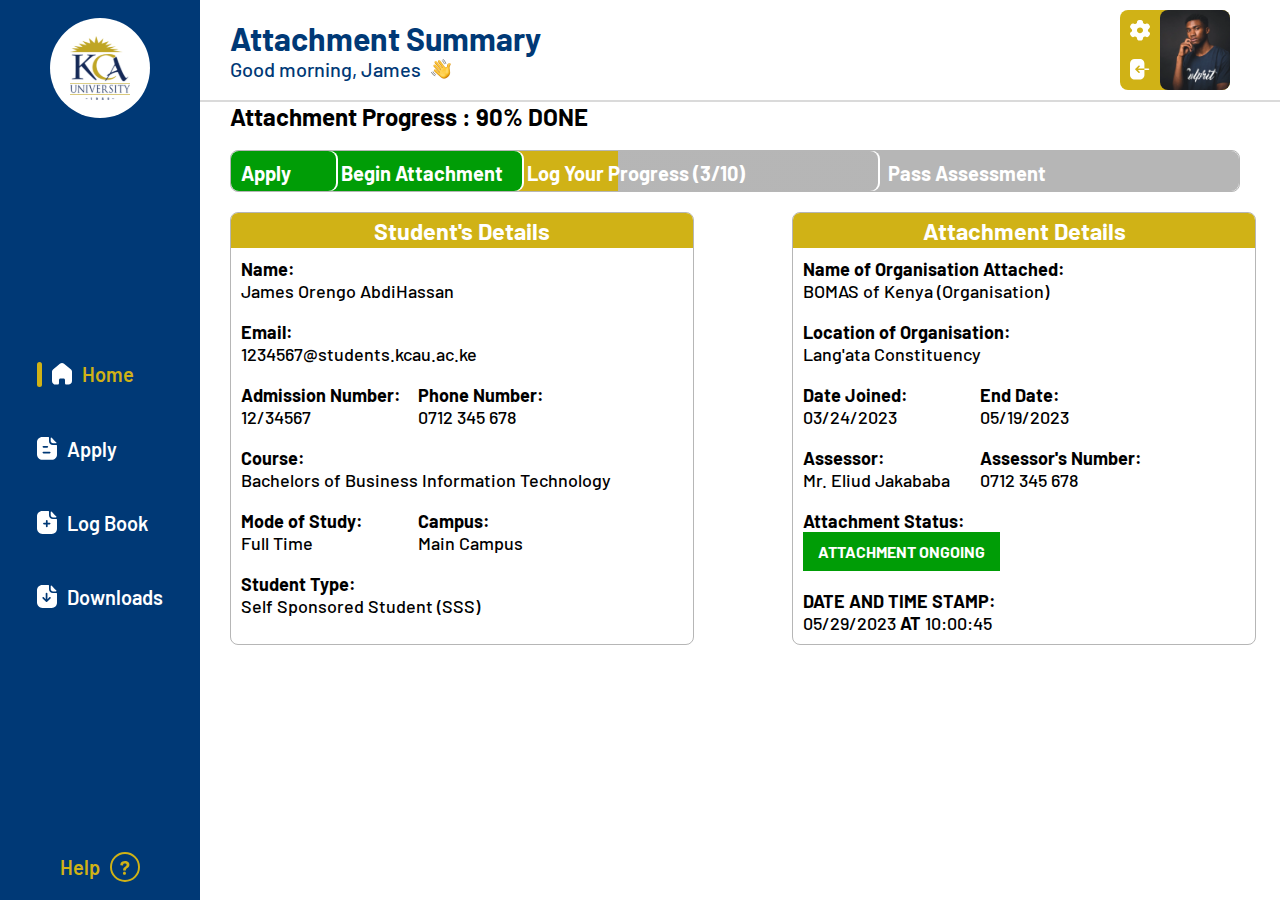
<file: index.html>
<!DOCTYPE html>
<html lang="en">
<head>
    <meta charset="UTF-8">
    <meta name="viewport" content="width=device-width, initial-scale=1.0">
    <link rel="stylesheet" href="./css/styles.css">
    <link rel="stylesheet" href="./css/nav.css">
    <link rel="stylesheet" href="./css/index.css">
    <title>DashBoard | KCA Attachment</title>
</head>
<body>
    <nav>
        <div class="logo">
            <img src="./images/kca_logo.svg" alt="">
        </div>
        <div class="links">
            <li id="home" class="active-link">
                <img src="./images/icons/home-icon.svg" alt="">
                <a href="apply.html">Home</a> 
            </li>

            <li id="apply">
                <img src="./images/icons/apply-icon.svg" alt="">
                <a href="apply.html">Apply</a> 
            </li>

            <li id="logbook">
                <img src="./images/icons/logbook-icon.svg" alt="">
                <a href="apply.html">Log Book</a> 
            </li>

            <li id="downloads">
                <img src="./images/icons/downloads-icon.svg" alt="">
                <a href="apply.html">Downloads</a> 
            </li>

        </div>


        <div class="help">
            <p>Help</p>
            <embed src="./images/icons/help-icon.svg" type="" class="help-icon-maze">
        </div>
    </nav>
    <div class="main">
        <!-- Top area -->
        <div class="top">
            <div class="top-left">
                <h1>Attachment Summary</h1>
                <p>Good morning, James <img src="./images/icons/wave-icon.svg" alt="wave icon"></p>
            </div>

            <div class="top-right">
                <div class="icons">
                    <img src="./images/icons/settings-icon.svg" alt="">
                    <img src="./images/icons/logout-icon.svg" alt="">
                </div>
                <img src="./images/pexels-photo-428333.webp" alt="" id="profile-image">
            </div>


        </div>
        <!-- End of top area -->

        <!-- Progress Bar -->
        <div class="progress-area">
            <h2>Attachment Progress : <span>90% DONE</span></h2>
            <br>
            <div class="progress-bar">
                <div class="progress" id="progress-1">Apply</div>
                <div class="space" id="space-1"></div>
                <div class="space-extra" id="space-1-1"></div>
                <div class="progress" id="progress-2">Begin Attachment</div>
                <div class="space" id="space-2"></div>
                <div class="space-extra" id="space-2-1"></div>
                <div class="progress" id="progress-3">Log Your Progress <span>(3/10)</span> </div>
                <div class="space" id="space-3"></div>
                <div class="space-extra" id="space-3-1"></div>
                <div class="progress" id="progress-4">Pass Assessment</div>
            </div>
        </div>
        <!-- End of Progress Bar -->

        <!-- Details Content -->
        <div class="details-area">
            <div class="student-details">
                <div class="details-head">
                    <h3>Student's Details</h3>
                </div>
                <div class="details-content-area">
                    <label for="Name">Name:</label>
                    <p class="content">James Orengo AbdiHassan</p>
                    <br>
        
                    <label for="Name">Email:</label>
                    <p class="content">1234567@students.kcau.ac.ke</p>
                    <br>
        
                    <div class="two-column-area">
                        <div class="left">
                            <label for="Name">Admission Number:</label>
                            <p class="content">12/34567</p>    
                        </div>
            
                        <div class="right">
                            <label for="Name">Phone Number:</label>
                            <p class="content">0712 345 678</p>    
                        </div>
                    </div>
                    <br>    
        
                    <label for="Name">Course:</label>
                    <p class="content">Bachelors of Business Information Technology</p>
                    <br>
        
                    <div class="two-column-area">
                        <div class="left">
                            <label for="Name">Mode of Study:</label>
                            <p class="content">Full Time</p>    
                        </div>
        
                        <div class="right">
                            <label for="Name">Campus:</label>
                            <p class="content">Main Campus</p>    
                        </div>
                    </div>
                    <br>
        
                    <label for="Name">Student Type:</label>
                    <p class="content">Self Sponsored Student (SSS)</p>
                </div>
    
                </div>

            <div class="attachment-details">
                <div class="details-head">
                    <h3>Attachment Details</h3>
                </div>

                <div class="details-content-area">
                    <label for="Name">Name of Organisation Attached:</label>
                    <p class="content">BOMAS of Kenya (Organisation)</p>
                    <br>
        
                    <label for="Name">Location of Organisation:</label>
                    <p class="content">Lang'ata Constituency</p>
                    <br>
        
                    <div class="two-column-area">
                        <div class="left">
                            <label for="Name">Date Joined:</label>
                            <p class="content">03/24/2023</p>    
                        </div>
            
                        <div class="right">
                            <label for="Name">End Date:</label>
                            <p class="content">05/19/2023</p>    
                        </div>
                    </div>
                    <br>    
        
                    <!-- <label for="Name">Course:</label>
                    <p class="content">Bachelors of Business Information Technology</p>
                    <br> -->
        
                    <div class="two-column-area">
                        <div class="left">
                            <label for="Name">Assessor:</label>
                            <p class="content">Mr. Eliud Jakababa</p>    
                        </div>
        
                        <div class="right">
                            <label for="Name">Assessor's Number:</label>
                            <p class="content">0712 345 678</p>    
                        </div>
                    </div>
                    <br>
        
                    <label for="Name">Attachment Status:</label>
                    <p id="att-status">ATTACHMENT ONGOING</p>
                    <br>
    
                    <label for="Name">DATE AND TIME STAMP:</label>
                    <p class="content">05/29/2023<span> AT </span>10:00:45</p>
    
                </div>

            </div>
        </div>

    </div>
</body>
</html>
</file>
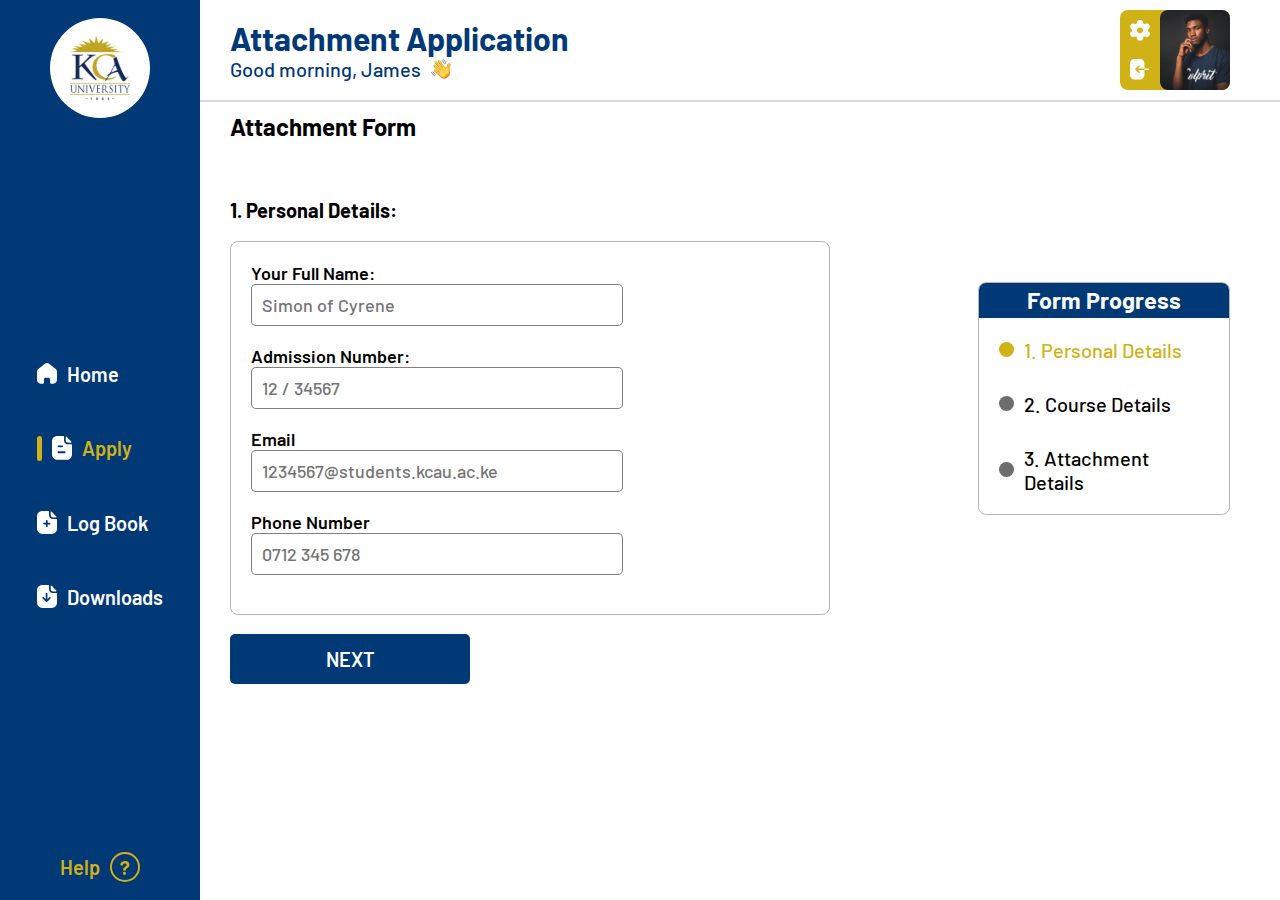
<file: apply.html>
<!DOCTYPE html>
<html lang="en">
<head>
    <meta charset="UTF-8">
    <meta name="viewport" content="width=device-width, initial-scale=1.0">
    <link rel="stylesheet" href="./css/styles.css">
    <link rel="stylesheet" href="./css/nav.css">
    <link rel="stylesheet" href="./css/apply.css">
    <title>Apply | KCA Attachment</title>
</head>
<body>
    <nav>
        <div class="logo">
            <img src="./images/kca_logo.svg" alt="">
        </div>
        <div class="links">
            <li id="home">
                <img src="./images/icons/home-icon.svg" alt="">
                <a href="./index.html">Home</a> 
            </li>

            <li id="apply" class="active-link">
                <img src="./images/icons/apply-icon.svg" alt="">
                <a href="./apply.html">Apply</a> 
            </li>

            <li id="logbook">
                <img src="./images/icons/logbook-icon.svg" alt="">
                <a href="./log_book.html">Log Book</a> 
            </li>

            <li id="downloads">
                <img src="./images/icons/downloads-icon.svg" alt="">
                <a href="./downloads.html">Downloads</a> 
            </li>

        </div>


        <div class="help">
            <p>Help</p>
            <embed src="./images/icons/help-icon.svg" type="" class="help-icon-maze">
        </div>
    </nav>
    <div class="main">
        <!-- Top area -->
        <div class="top">
            <div class="top-left">
                <h1>Attachment Application</h1>
                <p>Good morning, James <img src="./images/icons/wave-icon.svg" alt="wave icon"></p>
            </div>

            <div class="top-right">
                <div class="icons">
                    <img src="./images/icons/settings-icon.svg" alt="">
                    <img src="./images/icons/logout-icon.svg" alt="">
                </div>
                <img src="./images/pexels-photo-428333.webp" alt="" id="profile-image">
            </div>


        </div>
        <!-- End of top area -->

        <div class="form-area">
            
            <form id="attachmentForm" action="">
                <h2> Attachment Form</h2>
                <br>
                <br>
                <br>

                <div class="tab">
                    <h3>1. Personal Details:</h3>
                    <br>

                    <div class="tab-contents">
                        <label for="full-name">Your Full Name:</label>
                        <br>
                        <input type="text" placeholder="Simon of Cyrene" required name="full-name" oninput="this.className = ''">
                        <br><br>
        
                        <label for="admission-number">Admission Number:</label>
                        <br>
                        <input type="text" placeholder="12 / 34567" required name="admission-number" oninput="this.className = ''">
                        <br><br>
        
                        <label for="email">Email</label>
                        <br>
                        <input type="email" placeholder="1234567@students.kcau.ac.ke" required name="email" oninput="this.className = ''">
                        <br><br>
        
                        <label for="phone-number">Phone Number</label>
                        <br>
                        <input type="tel" placeholder="0712 345 678" required name="phone-number" oninput="this.className = ''">
                        <br><br>
                    </div>
                </div>

                <div class="tab">
                    <h3>2. Course Details:</h3>
                    <br>

                    <div class="tab-contents">
                        <label for="course-name">Course:</label>
                        <br>
                        <input type="text" placeholder="Bachelors of Business Information Technology" required name="course-name" oninput="this.className = ''">
                        <br><br>
        
                        <label for="mode-of-study">Mode of Study:</label>
                        <br>
                        <input type="text" placeholder="Full Time" required name="mode-of-study" oninput="this.className = ''">
                        <br><br>
        
                        <label for="campus">Campus</label>
                        <br>
                        <input type="text" placeholder="Main Campus" required name="campus" oninput="this.className = ''">
                        <br><br>
        
                        <label for="student-type">Student Type</label>
                        <br>
                        <input type="text" placeholder="Self Sponsored Students (SSS)" required name="student-type" oninput="this.className = ''">
                        <br><br>
                    </div>
                </div>

                <div class="tab">
                    <h3>3. Attachment Details:</h3>
                    <br>

                    <div class="tab-contents">
                        <label for="organisation-name">Name of Organisation Attached:</label>
                        <br>
                        <input type="text" placeholder="BOMAS of Kenya (Organisation)" required name="organisation-name" oninput="this.className = ''">
                        <br><br>
        
                        <label for="organisation-location">Location of Organisation:</label>
                        <br>
                        <input type="text" placeholder="Kiambu Town" required name="organisation-location" oninput="this.className = ''">
                        <br><br>
        
                        <label for="start-date">Date Joined:</label>
                        <br>
                        <input type="date" placeholder="03/26/2023" required name="start-date" oninput="this.className = ''">
                        <br><br>
        
                        <label for="end-date">End Date:</label>
                        <br>
                        <input type="date" placeholder="05/19/2023" required name="end-date" oninput="this.className = ''">
                        <br><br>
                    </div>
                </div>

                <br>
                <div class="buttons">
                    <button type="button" id="previous-btn" onclick="nextPrev(-1)">PREVIOUS</button>
                    <button type="button" id="next-btn" onclick="nextPrev(1)">NEXT</button>
                </div>
            </form>
            
            <div class="form-progress">
                <div class="progress-top">
                    <h3>Form Progress</h3>
                </div>
                <div class="form-progress-content">
                    <div class="actual-content">
                        <span></span>
                        1. Personal Details
                    </div>
                    <div class="actual-content">
                        <span></span>
                        2. Course Details
                    </div>
                    <div class="actual-content">
                        <span></span>
                        3. Attachment Details
                    </div>
                </div>
            </div>
        </div>
    </div>
    <script src="./js/form-steps.js"></script>
</body>
</html>
</file>
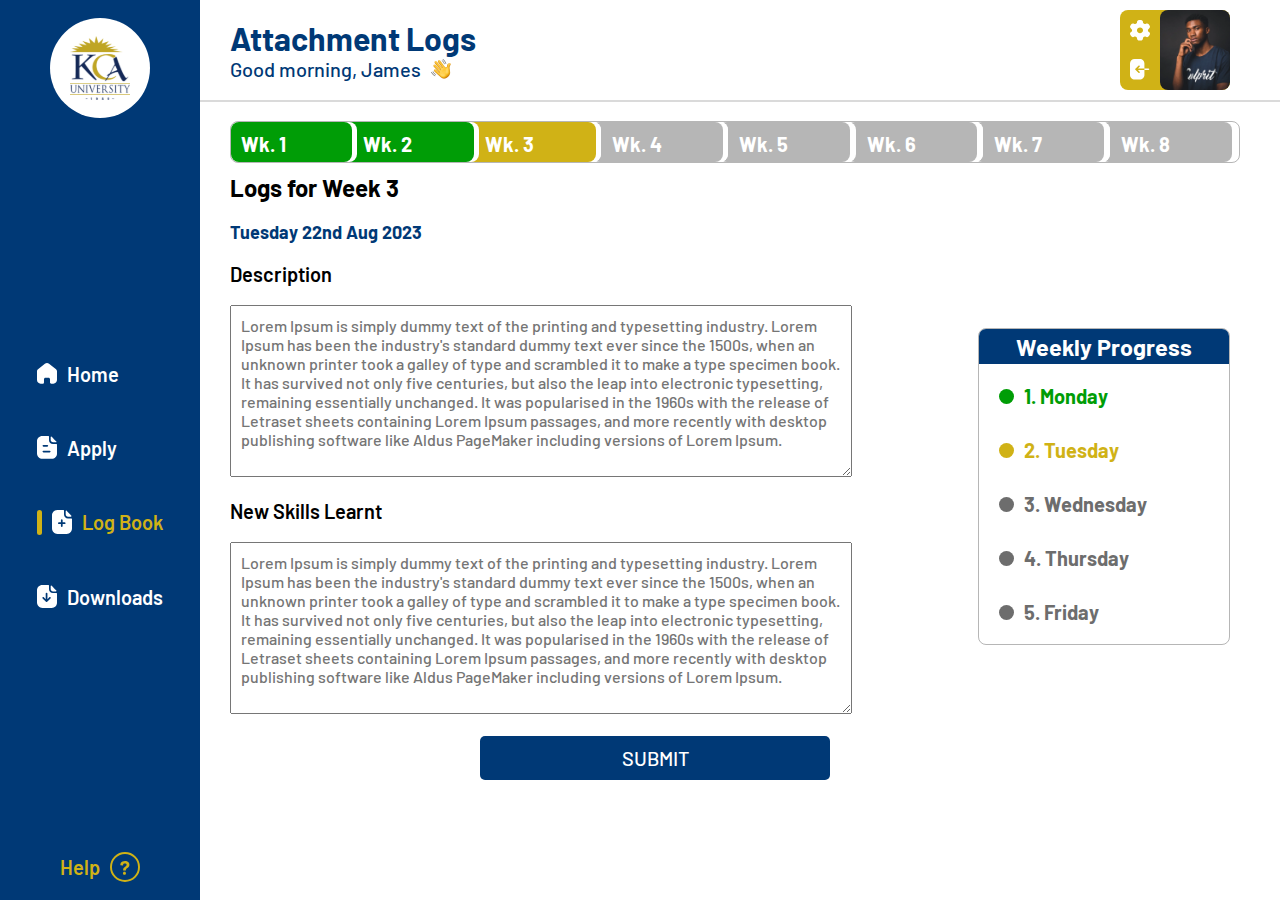
<file: log_book.html>
<!DOCTYPE html>
<html lang="en">
<head>
    <meta charset="UTF-8">
    <meta name="viewport" content="width=device-width, initial-scale=1.0">
    <link rel="stylesheet" href="./css/styles.css">
    <link rel="stylesheet" href="./css/nav.css">
    <link rel="stylesheet" href="./css/log_book.css">
    <title>Log Book | KCA Attachment</title>
</head>
<body>
    <nav>
        <div class="logo">
            <img src="./images/kca_logo.svg" alt="">
        </div>
        <div class="links">
            <li id="home">
                <img src="./images/icons/home-icon.svg" alt="">
                <a href="./index.html">Home</a> 
            </li>

            <li id="apply">
                <img src="./images/icons/apply-icon.svg" alt="">
                <a href="./apply.html">Apply</a> 
            </li>

            <li id="logbook" class="active-link">
                <img src="./images/icons/logbook-icon.svg" alt="">
                <a href="./log_book.html">Log Book</a> 
            </li>

            <li id="downloads">
                <img src="./images/icons/downloads-icon.svg" alt="">
                <a href="./downloads.html">Downloads</a> 
            </li>

        </div>


        <div class="help">
            <p>Help</p>
            <embed src="./images/icons/help-icon.svg" type="" class="help-icon-maze">
        </div>
    </nav>
    <div class="main">
        <!-- Top area -->
        <div class="top">
            <div class="top-left">
                <h1>Attachment Logs</h1>
                <p>Good morning, James <img src="./images/icons/wave-icon.svg" alt="wave icon"></p>
            </div>

            <div class="top-right">
                <div class="icons">
                    <img src="./images/icons/settings-icon.svg" alt="">
                    <img src="./images/icons/logout-icon.svg" alt="">
                </div>
                <img src="./images/pexels-photo-428333.webp" alt="" id="profile-image">
            </div>


        </div>
        <!-- End of top area -->

        <!-- Progress Bar -->
        <div class="progress-area">
            <br>
            <div class="progress-bar">
                <div class="progress" id="progress-1">Wk. 1</div>
                <div class="space" id="space-1"></div>
                <div class="space-extra" id="space-1-1"></div>

                <div class="progress" id="progress-2">Wk. 2</div>
                <div class="space" id="space-2"></div>
                <div class="space-extra" id="space-2-1"></div>

                <div class="progress" id="progress-3">Wk. 3</div>
                <div class="space" id="space-3"></div>
                <div class="space-extra" id="space-3-1"></div>
                

                <div class="progress" id="progress-4">Wk. 4</span> </div>
                <div class="space" id="space-4"></div>
                <div class="space-extra" id="space-4-1"></div>
                

                <div class="progress" id="progress-5">Wk. 5</div>
                <div class="space" id="space-5"></div>
                <div class="space-extra" id="space-5-1"></div>
                

                <div class="progress" id="progress-6">Wk. 6</div>
                <div class="space" id="space-6"></div>
                <div class="space-extra" id="space-6-1"></div>
                

                <div class="progress" id="progress-7">Wk. 7</div>
                <div class="space" id="space-7"></div>
                <div class="space-extra" id="space-7-1"></div>
                
                <div class="progress" id="progress-8">Wk. 8</div>
            </div>
        </div>
        <!-- End of Progress Bar -->

        <div class="form-area">
            
            <form id="LogForm" action="">
                <h2>Logs for Week 3</h2>
                <br>
                <h3>Tuesday 22nd Aug 2023</h3>
                <br>

                <label for="description">Description</label>
                <br>
                <br>
                <textarea name="description" id="description" placeholder="Lorem Ipsum is simply dummy text of the printing and typesetting industry. Lorem Ipsum has been the industry's standard dummy text ever since the 1500s, when an unknown printer took a galley of type and scrambled it to make a type specimen book. It has survived not only five centuries, but also the leap into electronic typesetting, remaining essentially unchanged. It was popularised in the 1960s with the release of Letraset sheets containing Lorem Ipsum passages, and more recently with desktop publishing software like Aldus PageMaker including versions of Lorem Ipsum." required></textarea>
                <br>
                <br>
                
                <label for="new-skills-learnt">New Skills Learnt</label>
                <br>
                <br>
                <textarea name="new-skills-learnt" id="new-skills-learnt" placeholder="Lorem Ipsum is simply dummy text of the printing and typesetting industry. Lorem Ipsum has been the industry's standard dummy text ever since the 1500s, when an unknown printer took a galley of type and scrambled it to make a type specimen book. It has survived not only five centuries, but also the leap into electronic typesetting, remaining essentially unchanged. It was popularised in the 1960s with the release of Letraset sheets containing Lorem Ipsum passages, and more recently with desktop publishing software like Aldus PageMaker including versions of Lorem Ipsum." required></textarea>
                <br>
                <br>

                <input type="submit" value="SUBMIT">
            </form>
            
            <div class="form-progress">
                <div class="progress-top">
                    <h3>Weekly Progress</h3>
                </div>
                <div class="form-progress-content">
                    <div class="actual-content" id="completed-day">
                        <span></span>
                        1. Monday
                    </div>
                    <div class="actual-content" id="current-day">
                        <span></span>
                        2. Tuesday
                    </div>
                    <div class="actual-content">
                        <span></span>
                        3. Wednesday
                    </div>
                    <div class="actual-content">
                        <span></span>
                        4. Thursday
                    </div>
                    <div class="actual-content">
                        <span></span>
                        5. Friday
                    </div>
                </div>
            </div>
        </div>
    </div>
</body>
</html>
</file>
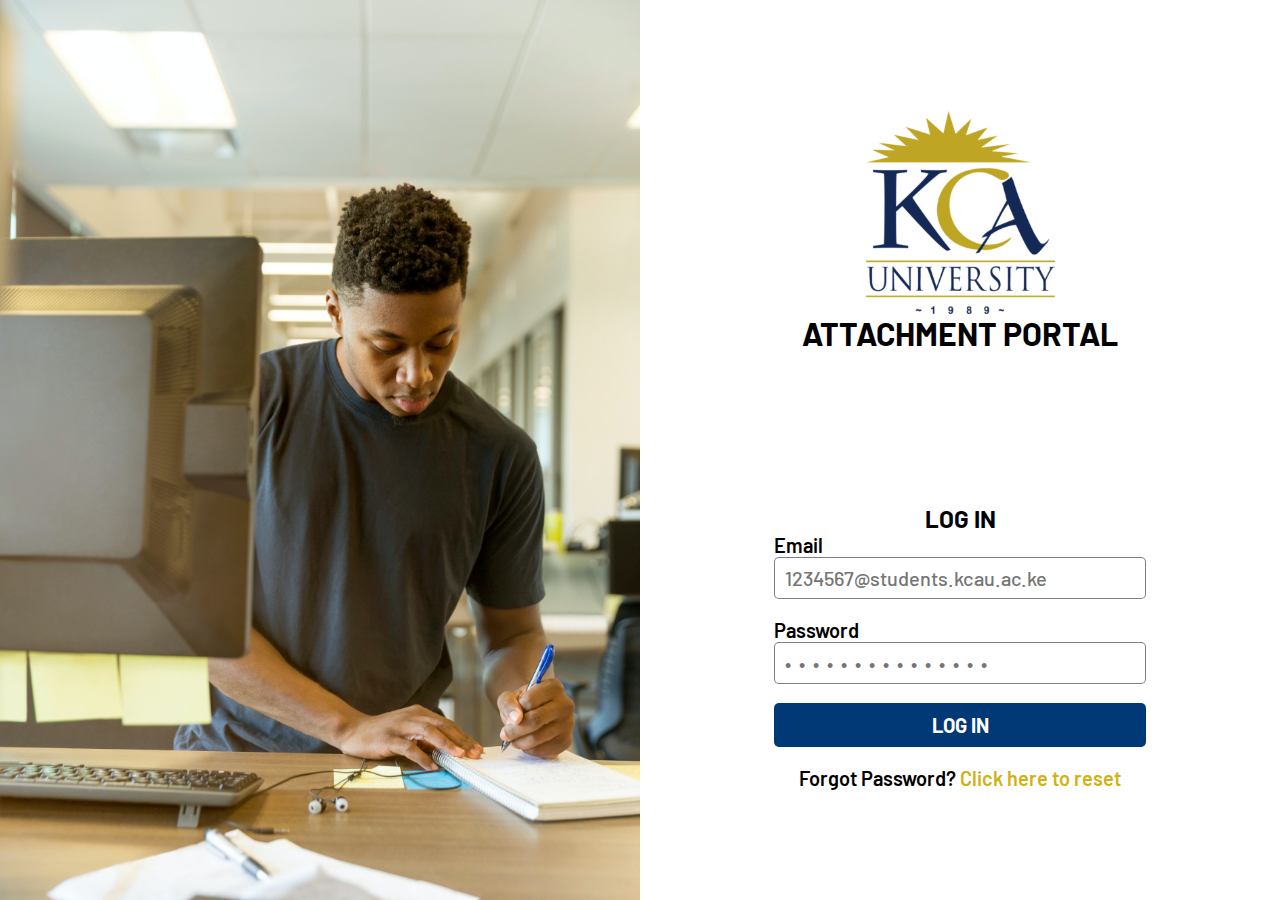
<file: auth/login.html>
<!DOCTYPE html>
<html lang="en">
<head>
    <meta charset="UTF-8">
    <meta name="viewport" content="width=device-width, initial-scale=1.0">
    <link rel="stylesheet" href="../css/login.css">
    <link rel="stylesheet" href="../css/styles.css">
    <title>Login | KCA Attachment</title>
</head>
<body>
    <div class="container">
        <div class="left"></div>
        <div class="right">
            <img src="../images/kca_logo.svg" alt="">
            <h1>ATTACHMENT PORTAL</h1>
            <br><br><br><br><br><br><br><br>
            <h2>LOG IN</h2>

            <form action="">
                <label for="email">Email</label>
                <br>
                <input type="email" placeholder="1234567@students.kcau.ac.ke" required>
                <br><br>

                <label for="password">Password</label>
                <br>
                <input type="password" placeholder="• • • • • • • • • • • • • • •" required id="password-input">
                <br><br>

                <input type="submit" value="LOG IN" id="submit-button">
            </form>
            <br>

            <p>Forgot Password? <span>Click here to reset</span> </p>
        </div>
    </div>
</body>
</html>
</file>
<file: css/styles.css>
@import url('https://fonts.googleapis.com/css2?family=Barlow:ital,wght@0,100;0,200;0,300;0,400;0,500;0,600;0,700;0,800;0,900;1,100;1,200;1,300;1,400;1,500;1,600;1,700;1,800;1,900&display=swap');

*{
    margin: 0;
    padding: 0;
    font-family: 'Barlow', sans-serif;
    transition: ease-in .3s;
}

.main{
    margin-left: 200px;
}
</file>
<file: css/nav.css>
nav{
    background-color: #003976;
    display: flex;
    flex-direction: column;
    justify-content: space-evenly;
    align-items: center;
    gap: 25%;
    height: 100vh;
    width: 200px;
    position: fixed;
    font-size: 20px;
    font-weight: 600;
    color:#FFFFFF;
    top: 0;
}

nav .logo{
    background-color: #FFFFFF;
    border-radius: 50%;
    height: 100px;
    width: 100px;
    display: flex;
    justify-content: center;
    align-items: center;
}

nav .logo img{
    width: 60%;
}

nav .links{
    list-style: none;
    display: flex;
    flex-direction: column;
    gap: 50px;
}

nav .links li{
    display: flex;
    gap: 10px;
    align-items: center;
}

nav .links li:hover{
    color: #D0B216;
    cursor: pointer;
}

nav .links li a{
    color: #FFFFFF;
    text-decoration: none;
}

nav .links li a:hover{
    color: #D0B216;
}

nav .links img{
    width: 20px;
}

nav .links .active-link a{
    color: #D0B216;
}

nav .links .active-link::before{
    content: '';
    width: 5px;
    height: 25px;
    background-color: #D0B216;
    border-radius: 8px;
}

nav .help{
    display: flex;
    align-items: center;
    gap: 10px;
    color: #D0B216;
    cursor: pointer;
}
nav .help:hover {
    color: #FFFFFF;

}

nav .help embed{
    width: 30px;
    cursor: pointer;
}


.main .top{
    display: flex;
    justify-content: space-between;
    align-items: center;
    height: 100px;
    border-bottom: 2px solid rgba(109, 109, 109, 0.25);
    right: 0;
    left: 0;
    padding-right: 50px;
    padding-left: 30px;

}

.main .top h1{
    color: #003976;
}

.main .top-left p{
    display: flex;
    align-items: center;
    gap: 10px;
    font-size: 20px;
    font-weight: 500;
    color: #003976;
}

.main .top-left img{
    width: 20px;
}

.main .top-right{
    display: flex;
    justify-content: space-between;
    background-color: #D0B216;
    border-radius: 8px;
}

.main .top-right .icons{
    display: flex;
    justify-content: space-between;
    flex-direction: column;
    padding: 10px;
}

.main .top-right .icons img{
    width: 20px;
    cursor: pointer;
}

.main .top-right #profile-image{
    height: 80px;
    width: 70px;
    object-fit: cover;
    border-radius: 8px;
    cursor: pointer;
}
</file>
<file: css/index.css>
.progress-area{
    padding-left: 30px;
}

.progress-bar{
    width: 96%;
    height: 40px;
    border: 1px solid rgba(109, 109, 109, 0.50);
    border-radius: 8px;
    display: flex;
    font-size: 20px;
    font-weight: 700;
    color: white;
    /* background-color: rgba(109, 109, 109, 0.50); */
}

.progress {
    height: 20px;
    padding: 10px;
    align-self: center;
    border-radius: 8px;
    background-color: #009D06;
    z-index: 10;
}

.space {
    width: 2%;
    background-color: #FFFFFF;
    border-radius: 8px;
    margin-left: -15px;
    /* z-index: 9; */
}
.space-extra{
    width: 2%;
    background-color: #FFFFFF;
    border-radius: 8px;
    margin-left: -25px;

}

#progress-1{
    width: 10%;
    z-index: 11;
}

#space-1{
    z-index: 10;
}

#space-1-1{
    z-index: 9;
}

#progress-2{
    width: 20%;
    border-top-left-radius: none;
    border-bottom-left-radius: none;
    padding-left: 20px;
    margin-left: -9px;
    z-index: 8;
}

#space-2{
    z-index: 7;
}

#space-2-1{
    z-index: 6;
}

#progress-3{
    width: 40%;
    border-top-left-radius: none;
    border-bottom-left-radius: none;
    padding-left: 20px;
    margin-left: -9px;
    /* background-color: #D0B216; */
    background: linear-gradient(to right, #D0B216 30%, rgba(109, 109, 109, 0.50) 10%);
    z-index: 5;
}

#space-3{
    z-index: 4;
}

#space-3-1{
    margin-left: -20px;
    z-index: 3;
}

#progress-4{
    width: 40%;
    border-top-left-radius: none;
    border-bottom-left-radius: none;
    padding-left: 20px;
    margin-left: -9px;
    background-color: rgba(109, 109, 109, 0.50);
    z-index: 2;
}

.details-area{
    padding-left: 30px;
    margin-top: 20px;
    display: flex;
    justify-content: space-between;
    width: 95%;
}

.student-details, .attachment-details {
    border: 1px solid rgba(109, 109, 109, 0.50);
    border-radius: 8px;
    width: 45%;
}

.details-head{
    display: flex;
    align-items: center;
    justify-content: center;
    background-color: #D0B216;
    font-size: 20px;
    color: #FFFFFF;
    height: 35px;
    border-top-left-radius: 7px;
    border-top-right-radius: 7px;
    margin: auto;
}

.details-content-area{
    padding: 10px;
}

.details-content-area label{
    font-size: 18px;
    font-weight: 700;
}

.details-content-area .content{
    font-weight: 500;
    font-size: 18px;
}

.two-column-area{
    display: flex;    
}

.two-column-area .left{
    width: 40%;
}

#att-status{
    padding: 10px;
    background-color: #009D06;
    width: 40%;
    display: flex;
    justify-content: center;
    font-weight: 700;
    color: #FFFFFF;
}

.content span{
    font-weight: 700;
}
</file>
<file: css/apply.css>
.form-area{
    margin-top: 10px;
    margin-right: 50px;
    padding-left: 30px;
    display: flex;
    justify-content: space-between;
    align-items: center;
}

.form-area form{
    width: 60%;
}

.form-area form h3{
    font-size: 20px;
}

.form-area form .tab{
    display: none;
}

.form-area form .tab .tab-contents{
    border: 1px solid rgba(109, 109, 109, 0.50);
    border-radius: 8px;
    padding: 20px;
}

.form-area form .tab .tab-contents label{
    font-size: 18px;
    font-weight: 600;
}

.form-area form .tab .tab-contents input{
    height: 20px;
    width: 350px;
    font-weight: 500;
    font-size: 18px;
    padding: 10px;
    border: 1px solid rgba(0, 0, 0, 0.50);
    border-radius: 5px;
}

.buttons{
    display: flex;
    justify-content: space-between;
    gap: 15%;
    width: 100%;
    height: 50px;
}

#previous-btn, #next-btn{
    /* height: 20px; */
    width: 40%;
    display: flex;
    font-size: 20px;
    font-weight: 600;
    align-items: center;
    justify-content: center;
    background-color: #003976;
    color: white;
    border: none;
    border-radius: 5px;
    cursor: pointer;
}

.form-area form .tab .tab-contents #previous-btn{

}

.form-area form .tab .tab-contents #next-btn{

}


.form-area .form-progress{
    border: 1px solid rgba(109, 109, 109, 0.50);
    border-radius: 8px;
    width: 25%;
}

.form-area .form-progress .progress-top{
    display: flex;
    align-items: center;
    justify-content: center;
    background-color: #003976;
    font-size: 20px;
    color: #FFFFFF;
    height: 35px;
    border-top-left-radius: 7px;
    border-top-right-radius: 7px;
    margin: auto;
}

.form-area .form-progress .form-progress-content{
    padding: 20px;
    display: flex;
    flex-direction: column;
    gap: 30px;
}

.form-area .form-progress .form-progress-content p{
    font-size: 20px;
    font-weight: 600;
    color: #6D6D6D;
}

.actual-content{
    display: flex;
    align-items: center;
    gap: 10px;
    font-size: 20px;
    font-weight: 500;
}

.actual-content span{
    content: ' ';
    width: 15px;
    height: 15px;
    background-color: #6D6D6D;
    border-radius: 50%;
}

.current-tab-progress {
    color: #D0B216;   
}

.current-tab-progress span{
    background-color: #D0B216;
}

.done-tab-progress {
    color: #009D06;   
}

.done-tab-progress span{
    background-color: #009D06;
}


input.invalid {
    background-color: #ffdddd;
}
</file>
<file: css/log_book.css>
.progress-area{
    padding-left: 30px;
}

.progress-bar{
    width: 96%;
    height: 40px;
    border: 1px solid rgba(109, 109, 109, 0.50);
    border-radius: 8px;
    display: flex;
    font-size: 20px;
    font-weight: 700;
    color: white;
    /* background-color: rgba(109, 109, 109, 0.50); */
}

.progress {
    height: 20px;
    padding: 10px;
    align-self: center;
    border-radius: 8px;
    background-color: #009D06;
    z-index: 10;
}

.space {
    width: 2%;
    background-color: #FFFFFF;
    border-radius: 8px;
    margin-left: -15px;
    /* z-index: 9; */
}
.space-extra{
    width: 2%;
    background-color: #FFFFFF;
    border-radius: 8px;
    margin-left: -25px;
}

#progress-1{
    width: 10%;
    z-index: 31;
}

#space-1{
    z-index: 30;
}

#space-1-1{
    z-index: 29;
}

#progress-2{
    width: 10%;
    border-top-left-radius: none;
    border-bottom-left-radius: none;
    padding-left: 20px;
    margin-left: -9px;
    z-index: 28;
}

#space-2{
    z-index: 27;
}

#space-2-1{
    z-index: 26;
}

#progress-3{
    width: 10%;
    border-top-left-radius: none;
    border-bottom-left-radius: none;
    padding-left: 20px;
    margin-left: -9px;
    background-color: #D0B216;
    /* background-color: rgba(109, 109, 109, 0.50); */
    /* background: linear-gradient(to right, #D0B216 30%, rgba(109, 109, 109, 0.50) 10%); */
    z-index: 25;
}

#space-3{
    z-index: 24;
}

#space-3-1{
    margin-left: -20px;
    z-index: 23;
}

#progress-4{
    width: 10%;
    border-top-left-radius: none;
    border-bottom-left-radius: none;
    padding-left: 20px;
    margin-left: -9px;
    /* background-color: #D0B216; */
    background-color: rgba(109, 109, 109, 0.50);
    /* background: linear-gradient(to right, #D0B216 30%, rgba(109, 109, 109, 0.50) 10%); */
    z-index: 22;
}

#space-4{
    z-index: 21;
}

#space-4-1{
    margin-left: -20px;
    z-index: 20;
}

#progress-5{
    width: 10%;
    border-top-left-radius: none;
    border-bottom-left-radius: none;
    padding-left: 20px;
    margin-left: -9px;
    /* background-color: #D0B216; */
    background-color: rgba(109, 109, 109, 0.50);
    /* background: linear-gradient(to right, #D0B216 30%, rgba(109, 109, 109, 0.50) 10%); */
    z-index: 19;
}

#space-5{
    z-index: 18;
}

#space-5-1{
    margin-left: -20px;
    z-index: 17;
}

#progress-6{
    width: 10%;
    border-top-left-radius: none;
    border-bottom-left-radius: none;
    padding-left: 20px;
    margin-left: -9px;
    /* background-color: #D0B216; */
    background-color: rgba(109, 109, 109, 0.50);
    /* background: linear-gradient(to right, #D0B216 30%, rgba(109, 109, 109, 0.50) 10%); */
    z-index: 16;
}

#space-6{
    z-index: 15;
}

#space-6-1{
    margin-left: -20px;
    z-index: 14;
}

#progress-7{
    width: 10%;
    border-top-left-radius: none;
    border-bottom-left-radius: none;
    padding-left: 20px;
    margin-left: -9px;
    /* background-color: #D0B216; */
    background-color: rgba(109, 109, 109, 0.50);
    /* background: linear-gradient(to right, #D0B216 30%, rgba(109, 109, 109, 0.50) 10%); */
    z-index: 13;
}

#space-7{
    z-index: 12;
}

#space-7-1{
    margin-left: -20px;
    z-index: 11;
}

#progress-8{
    width: 10%;
    border-top-left-radius: none;
    border-bottom-left-radius: none;
    padding-left: 20px;
    margin-left: -9px;
    /* background-color: #D0B216; */
    background-color: rgba(109, 109, 109, 0.50);
    /* background: linear-gradient(to right, #D0B216 30%, rgba(109, 109, 109, 0.50) 10%); */
    z-index: 10;
}

.form-area{
    margin-top: 10px;
    margin-right: 50px;
    padding-left: 30px;
    display: flex;
    justify-content: space-between;
    align-items: center;
}

.form-area form{
    width: 60%;
    margin-bottom: 20px;
}

.form-area form h3{
    font-size: 18px;
    color: #003976;
}

.form-area form label{
    font-size: 20px;
    font-weight: 600;
}

.form-area form textarea{
    width: 100%;
    height: 150px;
    padding: 10px;
    font-size: 16px;
    font-weight: 500;
}

.form-area form input{
    height: auto;
    width: 350px;
    font-weight: 500;
    font-size: 20px;
    padding: 10px;
    border: none;
    border-radius: 5px;
    background-color: #003976;
    color: #FFFFFF;
    cursor: pointer;
    float: right;
}

.form-area .form-progress{
    border: 1px solid rgba(109, 109, 109, 0.50);
    border-radius: 8px;
    width: 25%;
}

.form-area .form-progress .progress-top{
    display: flex;
    align-items: center;
    justify-content: center;
    background-color: #003976;
    font-size: 20px;
    color: #FFFFFF;
    height: 35px;
    border-top-left-radius: 7px;
    border-top-right-radius: 7px;
    margin: auto;
}

.form-area .form-progress .form-progress-content{
    padding: 20px;
    display: flex;
    flex-direction: column;
    gap: 30px;
}

.form-area .form-progress .form-progress-content p{
    font-size: 20px;
    font-weight: 700;
    color: #6D6D6D;
}

.actual-content{
    display: flex;
    align-items: center;
    gap: 10px;
    font-size: 20px;
    font-weight: 700;
    color: #6D6D6D;
}

.actual-content span{
    content: ' ';
    width: 15px;
    height: 15px;
    background-color: #6D6D6D;
    border-radius: 50%;
}

#completed-day{
    color: #009D06;
}

#completed-day span{
    background-color: #009D06;
}

#current-day{
    color: #D0B216;
}

#current-day span{
    background-color: #D0B216; 
}
</file>
<file: css/login.css>
/* body{
    background: black;
} */

.container{
    display: flex;
}

.left{
    width: 50%;
    height: 100vh;
    background-image: url(../images/student-attached.jpg);
    background-size: cover;
    background-position: center;
}

.right{
    display: flex;
    flex-direction: column;
    justify-content: center;
    align-items: center;
    margin: auto;
}
.right label, p{
    font-weight: 600;
    font-size: 20px;
}

p span{
    color: #D0B216;
}

p span:hover{
    color: #003976;
    cursor: pointer;
    transition: .1s;
}

.right input{
    height: 20px;
    width: 350px;
    font-weight: 500;
    font-size: 20px;
    padding: 10px;
    border: 1px solid rgba(0, 0, 0, 0.50);
    border-radius: 5px;
}

#password-input{
    letter-spacing: 2px;
}

#submit-button{
    height: 100%;
    width: 100%;
    display: flex;
    font-weight: 700;
    align-items: center;
    justify-content: center;
    background-color: #003976;
    color: white;
    border: none;
}

#submit-button:hover{
    background-color: #D0B216;
    color: #003976;
    cursor: pointer;
    transition: .3s;
}
</file>
